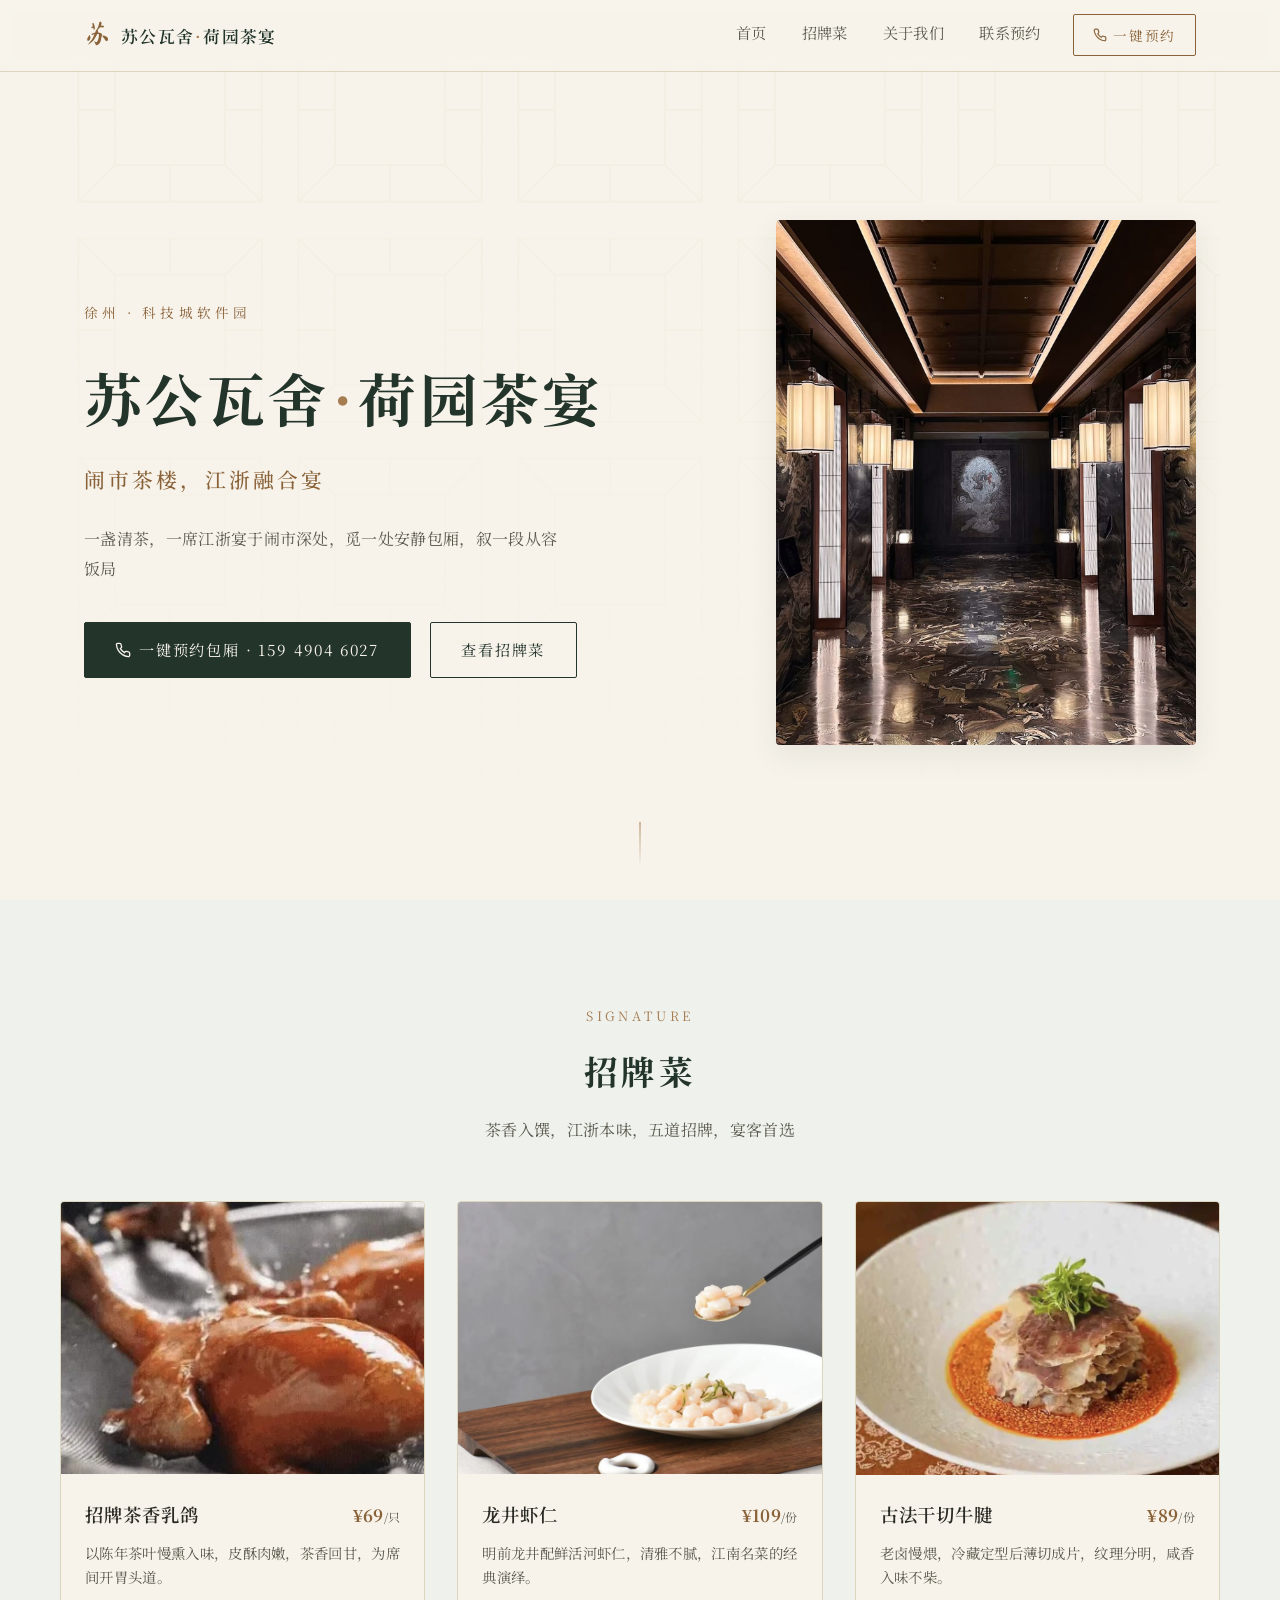
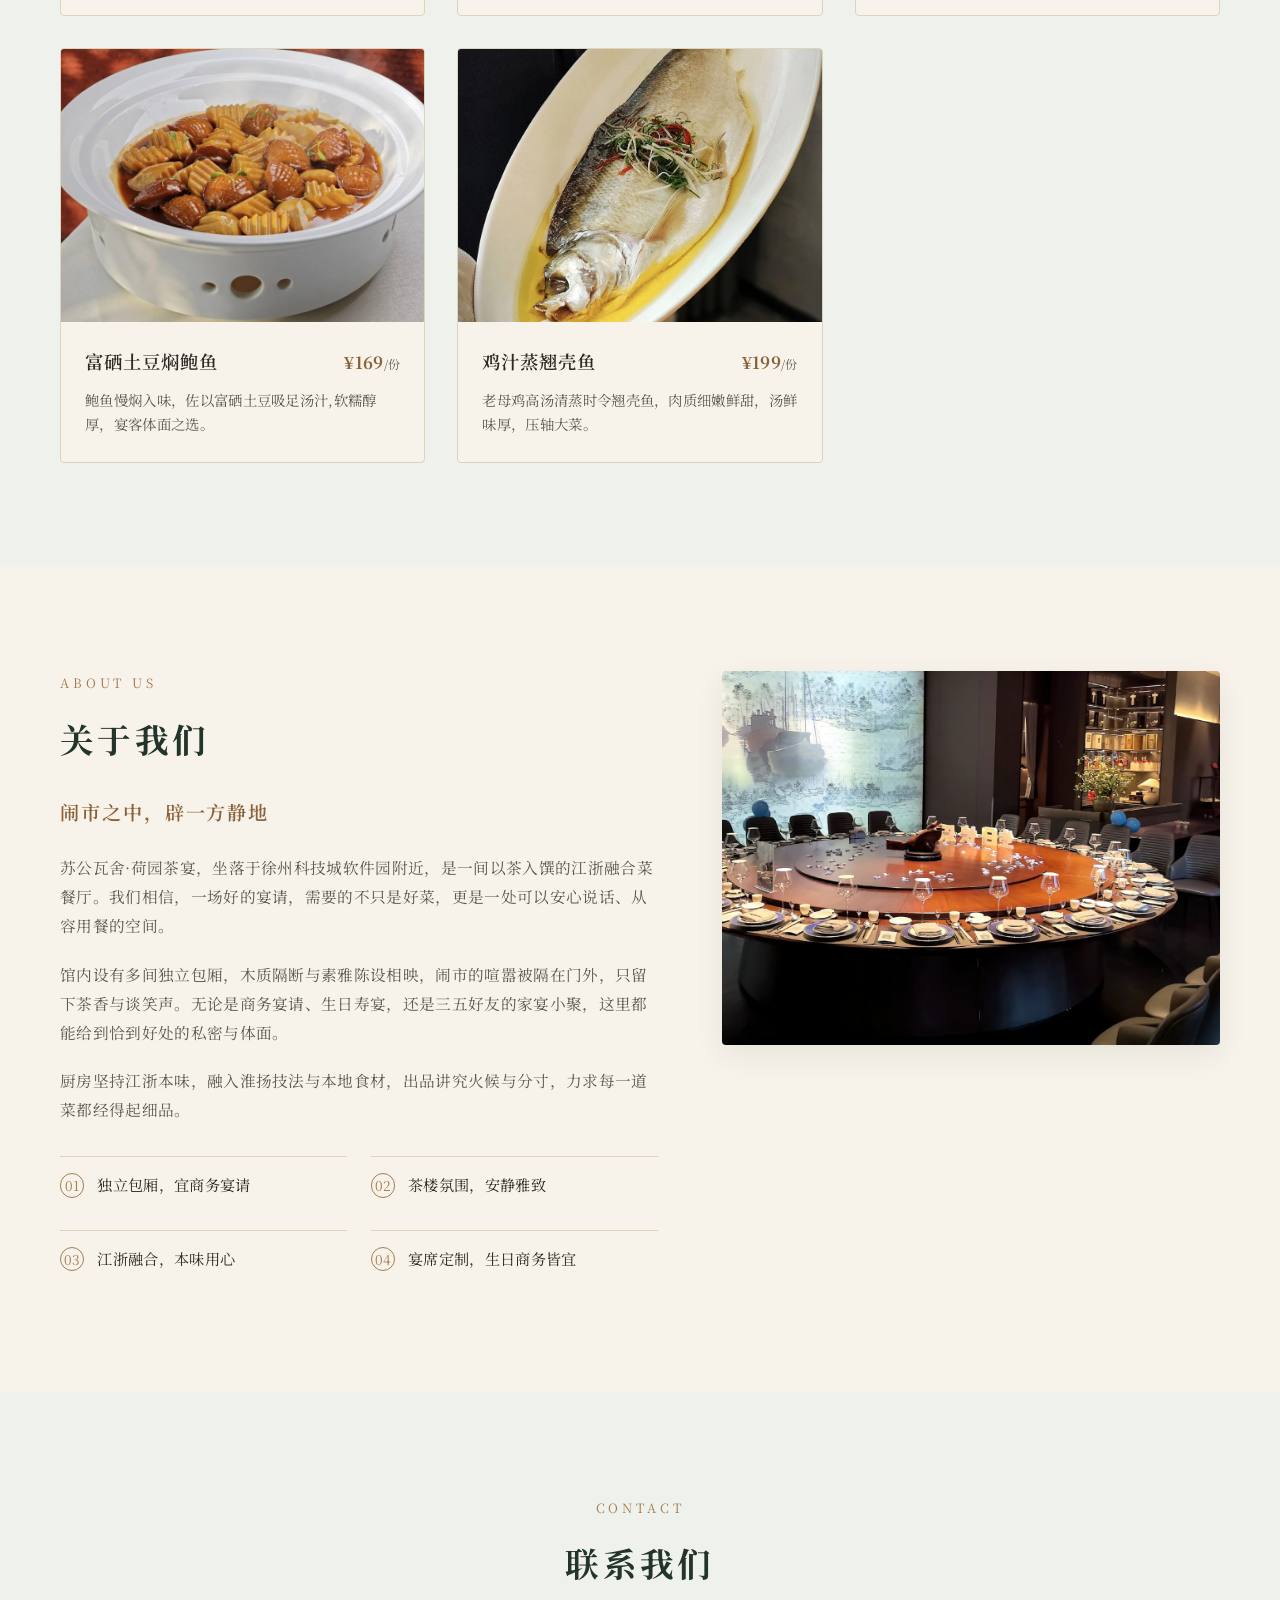
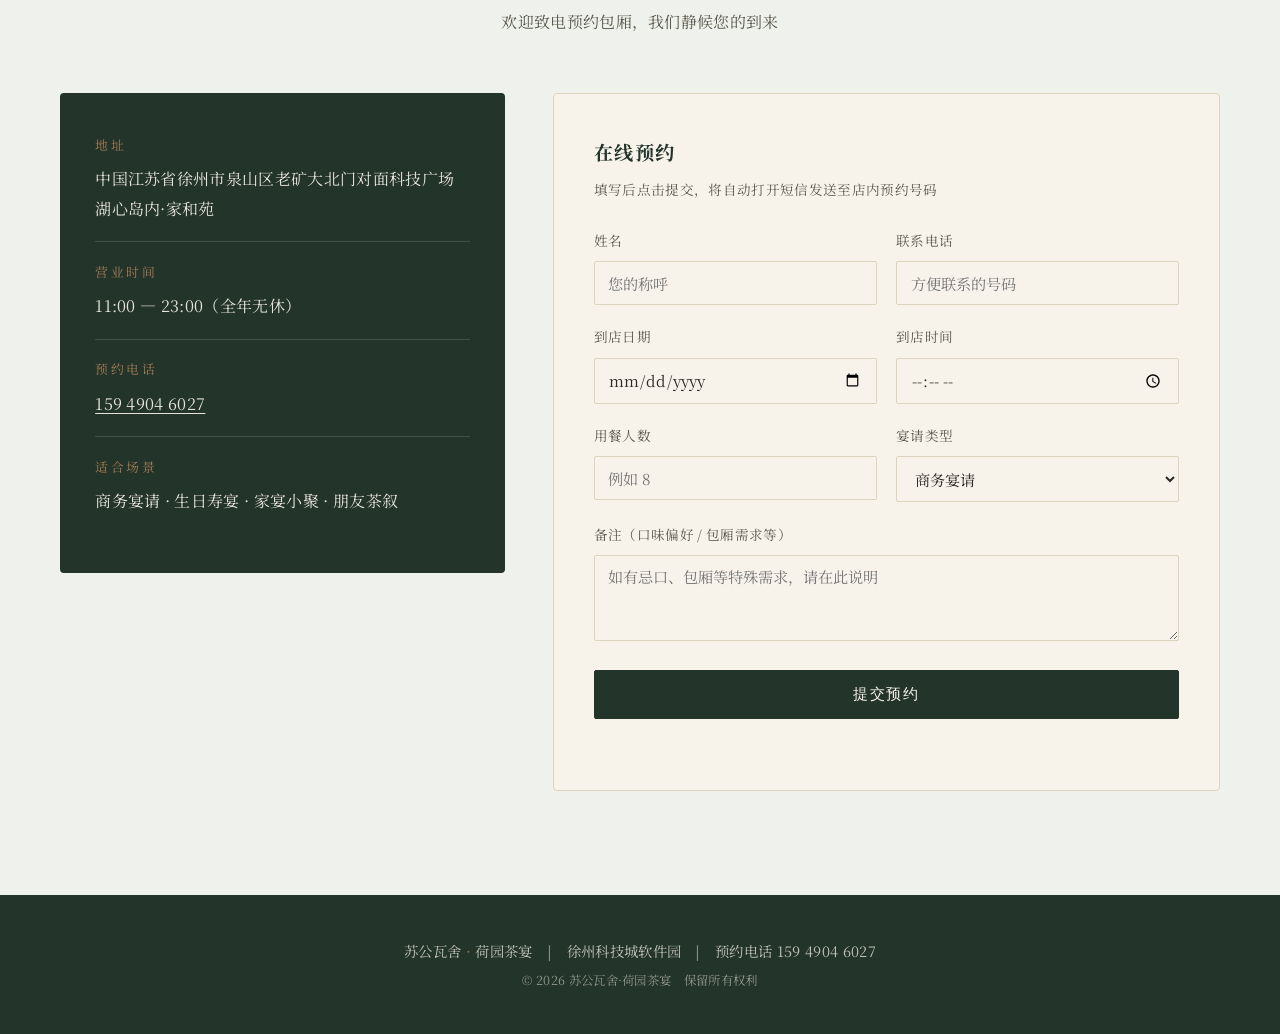
<file: index.html>
<!DOCTYPE html>
<html lang="zh-CN">
<head>
<meta charset="UTF-8">
<meta name="viewport" content="width=device-width, initial-scale=1.0">
<title>苏公瓦舍·荷园茶宴 | 徐州科技城软件园</title>
<meta name="description" content="苏公瓦舍·荷园茶宴 —— 闹市茶楼，江浙融合宴。位于徐州科技城软件园附近，安静雅致，设有独立包厢，主打商务宴请、生日宴等饭局场景。">
<link rel="preconnect" href="https://fonts.googleapis.com">
<link rel="preconnect" href="https://fonts.gstatic.com" crossorigin>
<link href="https://fonts.googleapis.com/css2?family=Noto+Serif+SC:wght@400;500;600;700&family=Ma+Shan+Zheng&display=swap" rel="stylesheet">
<link rel="stylesheet" href="css/style.css">
</head>
<body>

<!-- 顶部导航 -->
<header class="site-header" id="siteHeader">
  <div class="header-inner">
    <a href="#home" class="brand">
      <span class="brand-mark">苏</span>
      <span class="brand-name">苏公瓦舍<i>·</i>荷园茶宴</span>
    </a>
    <nav class="main-nav" id="mainNav">
      <a href="#home">首页</a>
      <a href="#dishes">招牌菜</a>
      <a href="#about">关于我们</a>
      <a href="#contact">联系预约</a>
    </nav>
    <a href="tel:15949046027" class="btn btn-outline nav-cta">
      <svg class="btn-icon" width="14" height="14" viewBox="0 0 24 24" fill="none" stroke="currentColor" stroke-width="2"><path d="M22 16.92v3a2 2 0 0 1-2.18 2 19.79 19.79 0 0 1-8.63-3.07 19.5 19.5 0 0 1-6-6 19.79 19.79 0 0 1-3.07-8.67A2 2 0 0 1 4.11 2h3a2 2 0 0 1 2 1.72c.127.96.362 1.903.7 2.81a2 2 0 0 1-.45 2.11L8.09 9.91a16 16 0 0 0 6 6l1.27-1.27a2 2 0 0 1 2.11-.45c.907.338 1.85.573 2.81.7A2 2 0 0 1 22 16.92z"/></svg>
      一键预约
    </a>
    <button class="nav-toggle" id="navToggle" aria-label="打开菜单">
      <span></span><span></span><span></span>
    </button>
  </div>
</header>

<!-- 首页 / 主视觉 -->
<section id="home" class="hero">
  <div class="hero-pattern" aria-hidden="true"></div>
  <div class="hero-content">
    <p class="hero-eyebrow">徐州 · 科技城软件园</p>
    <h1 class="hero-title">苏公瓦舍<span class="dot">·</span>荷园茶宴</h1>
    <p class="hero-slogan">闹市茶楼，江浙融合宴</p>
    <p class="hero-desc">一盏清茶，一席江浙宴<br class="br-mobile">于闹市深处，觅一处安静包厢，叙一段从容饭局</p>
    <div class="hero-actions">
      <a href="tel:15949046027" class="btn btn-primary">
        <svg class="btn-icon" width="16" height="16" viewBox="0 0 24 24" fill="none" stroke="currentColor" stroke-width="2"><path d="M22 16.92v3a2 2 0 0 1-2.18 2 19.79 19.79 0 0 1-8.63-3.07 19.5 19.5 0 0 1-6-6 19.79 19.79 0 0 1-3.07-8.67A2 2 0 0 1 4.11 2h3a2 2 0 0 1 2 1.72c.127.96.362 1.903.7 2.81a2 2 0 0 1-.45 2.11L8.09 9.91a16 16 0 0 0 6 6l1.27-1.27a2 2 0 0 1 2.11-.45c.907.338 1.85.573 2.81.7A2 2 0 0 1 22 16.92z"/></svg>
        一键预约包厢 · 159 4904 6027
      </a>
      <a href="#dishes" class="btn btn-ghost">查看招牌菜</a>
    </div>
  </div>
  <div class="hero-visual">
    <img src="assets/env/hero.jpg" alt="苏公瓦舍·荷园茶宴 包厢廊道实景">
  </div>
  <a href="#dishes" class="scroll-hint" aria-hidden="true">
    <span></span>
  </a>
</section>

<!-- 招牌菜展示 -->
<section id="dishes" class="dishes section">
  <div class="section-inner">
    <p class="section-eyebrow">SIGNATURE</p>
    <h2 class="section-title">招牌菜</h2>
    <p class="section-sub">茶香入馔，江浙本味，五道招牌，宴客首选</p>

    <div class="dish-grid">

      <article class="dish-card">
        <div class="dish-image">
          <img src="assets/dishes/ruge.jpg" alt="招牌茶香乳鸽" loading="lazy">
        </div>
        <div class="dish-info">
          <div class="dish-head">
            <h3>招牌茶香乳鸽</h3>
            <span class="dish-price">¥69<i>/只</i></span>
          </div>
          <p class="dish-desc">以陈年茶叶慢熏入味，皮酥肉嫩，茶香回甘，为席间开胃头道。</p>
        </div>
      </article>

      <article class="dish-card">
        <div class="dish-image">
          <img src="assets/dishes/xiaren.jpg" alt="龙井虾仁" loading="lazy">
        </div>
        <div class="dish-info">
          <div class="dish-head">
            <h3>龙井虾仁</h3>
            <span class="dish-price">¥109<i>/份</i></span>
          </div>
          <p class="dish-desc">明前龙井配鲜活河虾仁，清雅不腻，江南名菜的经典演绎。</p>
        </div>
      </article>

      <article class="dish-card">
        <div class="dish-image">
          <img src="assets/dishes/niujian.jpg" alt="古法干切牛腱" loading="lazy">
        </div>
        <div class="dish-info">
          <div class="dish-head">
            <h3>古法干切牛腱</h3>
            <span class="dish-price">¥89<i>/份</i></span>
          </div>
          <p class="dish-desc">老卤慢煨，冷藏定型后薄切成片，纹理分明，咸香入味不柴。</p>
        </div>
      </article>

      <article class="dish-card">
        <div class="dish-image">
          <img src="assets/dishes/baoyu.jpg" alt="富硒土豆焖鲍鱼" loading="lazy">
        </div>
        <div class="dish-info">
          <div class="dish-head">
            <h3>富硒土豆焖鲍鱼</h3>
            <span class="dish-price">¥169<i>/份</i></span>
          </div>
          <p class="dish-desc">鲍鱼慢焖入味，佐以富硒土豆吸足汤汁,软糯醇厚，宴客体面之选。</p>
        </div>
      </article>

      <article class="dish-card">
        <div class="dish-image">
          <img src="assets/dishes/qiaokeyu.jpg" alt="鸡汁蒸翘壳鱼" loading="lazy">
        </div>
        <div class="dish-info">
          <div class="dish-head">
            <h3>鸡汁蒸翘壳鱼</h3>
            <span class="dish-price">¥199<i>/份</i></span>
          </div>
          <p class="dish-desc">老母鸡高汤清蒸时令翘壳鱼，肉质细嫩鲜甜，汤鲜味厚，压轴大菜。</p>
        </div>
      </article>

    </div>
  </div>
</section>

<!-- 关于我们 -->
<section id="about" class="about section">
  <div class="section-inner about-inner">
    <div class="about-text">
      <p class="section-eyebrow">ABOUT US</p>
      <h2 class="section-title">关于我们</h2>
      <p class="about-lead">闹市之中，辟一方静地</p>
      <p class="about-p">苏公瓦舍·荷园茶宴，坐落于徐州科技城软件园附近，是一间以茶入馔的江浙融合菜餐厅。我们相信，一场好的宴请，需要的不只是好菜，更是一处可以安心说话、从容用餐的空间。</p>
      <p class="about-p">馆内设有多间独立包厢，木质隔断与素雅陈设相映，闹市的喧嚣被隔在门外，只留下茶香与谈笑声。无论是商务宴请、生日寿宴，还是三五好友的家宴小聚，这里都能给到恰到好处的私密与体面。</p>
      <p class="about-p">厨房坚持江浙本味，融入淮扬技法与本地食材，出品讲究火候与分寸，力求每一道菜都经得起细品。</p>
      <ul class="about-features">
        <li><span class="feat-num">01</span><span>独立包厢，宜商务宴请</span></li>
        <li><span class="feat-num">02</span><span>茶楼氛围，安静雅致</span></li>
        <li><span class="feat-num">03</span><span>江浙融合，本味用心</span></li>
        <li><span class="feat-num">04</span><span>宴席定制，生日商务皆宜</span></li>
      </ul>
    </div>
    <div class="about-visual">
      <img src="assets/env/about.jpg" alt="苏公瓦舍·荷园茶宴 包厢圆桌宴席实景">
    </div>
  </div>
</section>

<!-- 联系我们 -->
<section id="contact" class="contact section">
  <div class="section-inner">
    <p class="section-eyebrow">CONTACT</p>
    <h2 class="section-title">联系我们</h2>
    <p class="section-sub">欢迎致电预约包厢，我们静候您的到来</p>

    <div class="contact-grid">
      <div class="contact-info">
        <div class="info-item">
          <span class="info-label">地址</span>
          <p>中国江苏省徐州市泉山区老矿大北门对面科技广场湖心岛内·家和苑</p>
        </div>
        <div class="info-item">
          <span class="info-label">营业时间</span>
          <p>11:00 — 23:00（全年无休）</p>
        </div>
        <div class="info-item">
          <span class="info-label">预约电话</span>
          <p><a href="tel:15949046027">159 4904 6027</a></p>
        </div>
        <div class="info-item">
          <span class="info-label">适合场景</span>
          <p>商务宴请 · 生日寿宴 · 家宴小聚 · 朋友茶叙</p>
        </div>
      </div>

      <form class="booking-form" id="bookingForm">
        <h3>在线预约</h3>
        <p class="form-hint">填写后点击提交，将自动打开短信发送至店内预约号码</p>
        <div class="form-row">
          <label>
            <span>姓名</span>
            <input type="text" name="name" placeholder="您的称呼" required>
          </label>
          <label>
            <span>联系电话</span>
            <input type="tel" name="phone" placeholder="方便联系的号码" required>
          </label>
        </div>
        <div class="form-row">
          <label>
            <span>到店日期</span>
            <input type="date" name="date" required>
          </label>
          <label>
            <span>到店时间</span>
            <input type="time" name="time" required>
          </label>
        </div>
        <div class="form-row">
          <label>
            <span>用餐人数</span>
            <input type="number" name="guests" min="1" placeholder="例如 8" required>
          </label>
          <label>
            <span>宴请类型</span>
            <select name="type">
              <option value="business">商务宴请</option>
              <option value="birthday">生日寿宴</option>
              <option value="family">家宴小聚</option>
              <option value="tea">茶叙 / 其他</option>
            </select>
          </label>
        </div>
        <label class="form-full">
          <span>备注（口味偏好 / 包厢需求等）</span>
          <textarea name="note" rows="3" placeholder="如有忌口、包厢等特殊需求，请在此说明"></textarea>
        </label>
        <button type="submit" class="btn btn-primary form-submit">提交预约</button>
        <p class="form-tip" id="formTip"></p>
      </form>
    </div>
  </div>
</section>

<footer class="site-footer">
  <p>苏公瓦舍<span>·</span>荷园茶宴　|　徐州科技城软件园　|　预约电话 159 4904 6027</p>
  <p class="copyright">© 2026 苏公瓦舍·荷园茶宴　保留所有权利</p>
</footer>

<script src="js/main.js"></script>
</body>
</html>
</file>
<file: css/style.css>
/* ==========================================================
   苏公瓦舍·荷园茶宴 — 新中式茶楼餐厅站点样式
   配色：墨绿 + 米白 + 木色，沉稳克制
   ========================================================== */

:root {
  --ink-green: #23342b;       /* 墨绿（主色，深） */
  --ink-green-soft: #35493c;  /* 墨绿（浅一档，用于渐变/悬浮） */
  --ink-green-pale: #eef1ec;  /* 墨绿极浅调，用于分区底色 */
  --rice-white: #f7f3ea;      /* 米白（主背景） */
  --rice-white-deep: #efe8d8; /* 米白（略深，卡片底） */
  --wood: #a67c52;            /* 木色（点缀/强调） */
  --wood-deep: #8a6239;       /* 木色（深，边框/文字） */
  --ink-text: #2b2b26;        /* 正文主字色 */
  --ink-text-soft: #5c5a4f;   /* 正文次字色 */
  --line: #ddd4bd;            /* 分隔线 */
  --shadow: 0 10px 30px rgba(35, 52, 43, 0.08);

  --font-serif: "Noto Serif SC", "Songti SC", serif;
  --font-brush: "Ma Shan Zheng", "Noto Serif SC", serif;
}

* { box-sizing: border-box; }

html { scroll-behavior: smooth; }

body {
  margin: 0;
  font-family: var(--font-serif);
  color: var(--ink-text);
  background: var(--rice-white);
  line-height: 1.85;
  letter-spacing: 0.02em;
  -webkit-font-smoothing: antialiased;
}

a { color: inherit; text-decoration: none; }
ul { list-style: none; margin: 0; padding: 0; }
img { max-width: 100%; display: block; }

.br-mobile { display: none; }

/* ---------- 按钮 ---------- */
.btn {
  display: inline-flex;
  align-items: center;
  justify-content: center;
  padding: 0.85em 2em;
  font-size: 0.95rem;
  letter-spacing: 0.12em;
  border-radius: 2px;
  border: 1px solid transparent;
  cursor: pointer;
  transition: all 0.3s ease;
  white-space: nowrap;
}
.btn-primary {
  background: var(--ink-green);
  color: var(--rice-white);
  border-color: var(--ink-green);
}
.btn-primary:hover {
  background: var(--ink-green-soft);
}
.btn-ghost {
  color: var(--ink-green);
  border-color: var(--ink-green);
}
.btn-ghost:hover {
  background: rgba(35, 52, 43, 0.06);
}
.btn-outline {
  border-color: var(--wood-deep);
  color: var(--wood-deep);
  padding: 0.55em 1.4em;
  font-size: 0.85rem;
}
.btn-outline:hover {
  background: var(--wood-deep);
  color: var(--rice-white);
}
.btn-icon {
  flex-shrink: 0;
  margin-right: 0.5em;
}

/* ---------- 顶部导航 ---------- */
.site-header {
  position: fixed;
  top: 0;
  left: 0;
  right: 0;
  z-index: 100;
  background: rgba(247, 243, 234, 0.92);
  backdrop-filter: blur(6px);
  border-bottom: 1px solid var(--line);
}
.header-inner {
  max-width: 1160px;
  margin: 0 auto;
  padding: 0.9rem 1.5rem;
  display: flex;
  align-items: center;
  gap: 2rem;
}
.brand {
  display: flex;
  align-items: baseline;
  gap: 0.6rem;
  margin-right: auto;
}
.brand-mark {
  font-family: var(--font-brush);
  font-size: 1.7rem;
  color: var(--wood-deep);
  line-height: 1;
}
.brand-name {
  font-size: 1.05rem;
  font-weight: 600;
  color: var(--ink-green);
  letter-spacing: 0.08em;
}
.brand-name i { font-style: normal; color: var(--wood); margin: 0 0.05em; }

.main-nav {
  display: flex;
  gap: 2.2rem;
}
.main-nav a {
  font-size: 0.95rem;
  color: var(--ink-text-soft);
  position: relative;
  padding-bottom: 4px;
}
.main-nav a:hover { color: var(--ink-green); }
.main-nav a::after {
  content: "";
  position: absolute;
  left: 0; right: 0; bottom: 0;
  height: 1px;
  background: var(--wood);
  transform: scaleX(0);
  transition: transform 0.3s ease;
}
.main-nav a:hover::after { transform: scaleX(1); }

.nav-cta { flex-shrink: 0; }

.nav-toggle {
  display: none;
  flex-direction: column;
  justify-content: center;
  gap: 5px;
  width: 32px;
  height: 32px;
  background: none;
  border: none;
  cursor: pointer;
  padding: 0;
}
.nav-toggle span {
  display: block;
  height: 1px;
  background: var(--ink-green);
  width: 100%;
}

/* ---------- Hero 首页主视觉 ---------- */
.hero {
  position: relative;
  min-height: 100vh;
  display: flex;
  align-items: center;
  gap: 3rem;
  padding: 8rem 1.5rem 4rem;
  max-width: 1160px;
  margin: 0 auto;
  overflow: hidden;
}
.hero-pattern {
  position: absolute;
  inset: 0;
  background-image: url("../assets/lattice.svg");
  background-size: 220px;
  opacity: 0.5;
  z-index: -1;
  mask-image: linear-gradient(to bottom, black, transparent 90%);
}
.hero-content {
  flex: 1.1;
  min-width: 0;
}
.hero-eyebrow {
  font-size: 0.85rem;
  letter-spacing: 0.3em;
  color: var(--wood-deep);
  margin-bottom: 1.2rem;
}
.hero-title {
  font-size: clamp(2.4rem, 5vw, 3.6rem);
  font-weight: 700;
  color: var(--ink-green);
  margin: 0 0 0.6rem;
  letter-spacing: 0.06em;
}
.hero-title .dot { color: var(--wood); margin: 0 0.05em; }
.hero-slogan {
  font-size: 1.3rem;
  color: var(--wood-deep);
  margin: 0 0 1.6rem;
  letter-spacing: 0.15em;
  font-weight: 500;
}
.hero-desc {
  font-size: 1rem;
  color: var(--ink-text-soft);
  margin: 0 0 2.4rem;
  max-width: 30em;
}
.hero-actions { display: flex; gap: 1.2rem; flex-wrap: wrap; }

.hero-visual {
  flex: 1;
  min-width: 0;
  aspect-ratio: 4/5;
  max-width: 420px;
  border-radius: 4px;
  overflow: hidden;
  box-shadow: var(--shadow);
}
.hero-visual img {
  width: 100%;
  height: 100%;
  object-fit: cover;
  display: block;
}

.scroll-hint {
  position: absolute;
  bottom: 2rem;
  left: 50%;
  transform: translateX(-50%);
  width: 1px;
  height: 46px;
}
.scroll-hint span {
  display: block;
  width: 1px;
  height: 100%;
  background: linear-gradient(to bottom, var(--wood), transparent);
  animation: scrollPulse 2s ease-in-out infinite;
}
@keyframes scrollPulse {
  0%, 100% { opacity: 0.3; }
  50% { opacity: 1; }
}

/* ---------- 通用分区 ---------- */
.section { padding: 6.5rem 1.5rem; }
.section-inner { max-width: 1160px; margin: 0 auto; }
.section-eyebrow {
  font-size: 0.8rem;
  letter-spacing: 0.3em;
  color: var(--wood);
  text-align: center;
  margin: 0 0 0.8rem;
}
.section-title {
  font-size: 2.1rem;
  color: var(--ink-green);
  text-align: center;
  margin: 0 0 0.8rem;
  letter-spacing: 0.1em;
  font-weight: 700;
}
.section-sub {
  text-align: center;
  color: var(--ink-text-soft);
  margin: 0 0 3.5rem;
  font-size: 1rem;
}

/* ---------- 招牌菜 ---------- */
.dishes { background: var(--ink-green-pale); }
.dish-grid {
  display: grid;
  grid-template-columns: repeat(3, 1fr);
  gap: 2rem;
}
.dish-card {
  background: var(--rice-white);
  border: 1px solid var(--line);
  border-radius: 4px;
  overflow: hidden;
  transition: transform 0.3s ease, box-shadow 0.3s ease;
}
.dish-card:hover {
  transform: translateY(-4px);
  box-shadow: var(--shadow);
}
.dish-image {
  aspect-ratio: 4/3;
  overflow: hidden;
  background: var(--rice-white-deep);
}
.dish-image img {
  width: 100%;
  height: 100%;
  object-fit: cover;
  transition: transform 0.5s ease;
}
.dish-card:hover .dish-image img {
  transform: scale(1.05);
}
.dish-info { padding: 1.4rem 1.5rem 1.6rem; }
.dish-head {
  display: flex;
  align-items: baseline;
  justify-content: space-between;
  gap: 0.6rem;
  margin-bottom: 0.6rem;
}
.dish-head h3 {
  font-size: 1.15rem;
  color: var(--ink-text);
  margin: 0;
  font-weight: 600;
  letter-spacing: 0.05em;
}
.dish-price {
  font-size: 1.05rem;
  color: var(--wood-deep);
  font-weight: 700;
  white-space: nowrap;
}
.dish-price i { font-style: normal; font-size: 0.75rem; font-weight: 400; color: var(--ink-text-soft); }
.dish-desc {
  font-size: 0.9rem;
  color: var(--ink-text-soft);
  margin: 0;
  line-height: 1.7;
}

/* ---------- 关于我们 ---------- */
.about-inner {
  display: grid;
  grid-template-columns: 1.2fr 1fr;
  gap: 4rem;
  align-items: start;
}
.about-inner .section-eyebrow,
.about-inner .section-title { text-align: left; }
.about-lead {
  font-size: 1.2rem;
  color: var(--wood-deep);
  font-weight: 600;
  letter-spacing: 0.1em;
  margin: 1.5rem 0 1.5rem;
}
.about-p {
  color: var(--ink-text-soft);
  margin: 0 0 1.2rem;
  font-size: 0.98rem;
}
.about-features {
  margin-top: 2rem;
  display: grid;
  grid-template-columns: 1fr 1fr;
  gap: 1rem 1.5rem;
}
.about-features li {
  display: flex;
  align-items: center;
  gap: 0.8rem;
  padding: 0.9rem 0;
  border-top: 1px solid var(--line);
  font-size: 0.95rem;
  color: var(--ink-text);
}
.feat-num {
  font-family: var(--font-serif);
  font-size: 0.85rem;
  color: var(--wood);
  border: 1px solid var(--wood);
  border-radius: 50%;
  width: 1.8em;
  height: 1.8em;
  display: flex;
  align-items: center;
  justify-content: center;
  flex-shrink: 0;
}
.about-visual {
  position: sticky;
  top: 6rem;
  border-radius: 4px;
  overflow: hidden;
  aspect-ratio: 4/3;
  box-shadow: var(--shadow);
}
.about-visual img {
  width: 100%;
  height: 100%;
  object-fit: cover;
  display: block;
}

/* ---------- 联系我们 ---------- */
.contact { background: var(--ink-green-pale); }
.contact-grid {
  display: grid;
  grid-template-columns: 0.8fr 1.2fr;
  gap: 3rem;
  align-items: start;
}
.contact-info {
  background: var(--ink-green);
  color: var(--rice-white);
  padding: 2.5rem 2.2rem;
  border-radius: 4px;
}
.info-item { padding: 1.1rem 0; border-top: 1px solid rgba(247,243,234,0.15); }
.info-item:first-child { border-top: none; padding-top: 0; }
.info-label {
  display: block;
  font-size: 0.8rem;
  letter-spacing: 0.2em;
  color: var(--wood);
  margin-bottom: 0.5rem;
}
.info-item p { margin: 0; font-size: 1rem; color: rgba(247,243,234,0.92); }
.info-item a { text-decoration: underline; text-underline-offset: 3px; }

.booking-form {
  background: var(--rice-white);
  border: 1px solid var(--line);
  border-radius: 4px;
  padding: 2.5rem;
}
.booking-form h3 {
  margin: 0 0 0.5rem;
  color: var(--ink-green);
  font-size: 1.2rem;
  letter-spacing: 0.08em;
}
.form-hint {
  margin: 0 0 1.6rem;
  font-size: 0.85rem;
  color: var(--ink-text-soft);
}
.form-row {
  display: grid;
  grid-template-columns: 1fr 1fr;
  gap: 1.2rem;
  margin-bottom: 1.2rem;
}
.booking-form label {
  display: flex;
  flex-direction: column;
  gap: 0.5rem;
  font-size: 0.85rem;
  color: var(--ink-text-soft);
}
.form-full { margin-bottom: 1.4rem; }
.booking-form input,
.booking-form select,
.booking-form textarea {
  font-family: var(--font-serif);
  font-size: 0.95rem;
  padding: 0.7em 0.9em;
  border: 1px solid var(--line);
  border-radius: 2px;
  background: var(--rice-white);
  color: var(--ink-text);
  outline: none;
  transition: border-color 0.2s ease;
}
.booking-form input:focus,
.booking-form select:focus,
.booking-form textarea:focus {
  border-color: var(--wood);
}
.booking-form textarea { resize: vertical; }
.form-submit { width: 100%; margin-top: 0.4rem; }
.form-tip {
  margin: 0.9rem 0 0;
  font-size: 0.88rem;
  color: var(--ink-green);
  min-height: 1.2em;
  text-align: center;
}

/* ---------- 页脚 ---------- */
.site-footer {
  background: var(--ink-green);
  color: rgba(247,243,234,0.75);
  text-align: center;
  padding: 2.4rem 1.5rem;
  font-size: 0.9rem;
}
.site-footer p { margin: 0.3em 0; }
.site-footer span { color: var(--wood); margin: 0 0.3em; }
.copyright { font-size: 0.78rem; opacity: 0.7; }

/* ---------- 响应式 ---------- */
@media (max-width: 960px) {
  .hero { flex-direction: column; text-align: center; padding-top: 7rem; }
  .hero-content { order: 2; }
  .hero-visual { order: 1; width: 100%; max-width: 320px; }
  .hero-actions { justify-content: center; }
  .about-inner { grid-template-columns: 1fr; }
  .about-inner .section-eyebrow, .about-inner .section-title { text-align: center; }
  .about-visual { position: static; max-width: 480px; margin: 0 auto; }
  .contact-grid { grid-template-columns: 1fr; }
  .dish-grid { grid-template-columns: repeat(2, 1fr); }
}

@media (max-width: 720px) {
  .main-nav, .nav-cta { display: none; }
  .nav-toggle { display: flex; }
  .site-header.nav-open {
    background: var(--rice-white);
  }
  .site-header.nav-open .header-inner {
    flex-wrap: wrap;
  }
  .site-header.nav-open .main-nav {
    display: flex;
    order: 3;
    width: 100%;
    flex-direction: column;
    padding: 1rem 0 0.5rem;
    border-top: 1px solid var(--line);
    margin-top: 0.9rem;
    gap: 1rem;
  }
  .site-header.nav-open .nav-cta {
    display: inline-flex;
    order: 4;
    margin: 0 0 1rem;
    align-self: flex-start;
  }
  .br-mobile { display: inline; }
  .dish-grid { grid-template-columns: 1fr; }
  .form-row { grid-template-columns: 1fr; }
  .about-features { grid-template-columns: 1fr; }
  .section { padding: 4.5rem 1.2rem; }
  .hero-title { letter-spacing: 0.02em; font-size: clamp(2rem, 9vw, 2.8rem); }
  .hero-slogan { letter-spacing: 0.08em; }
}
</file>
